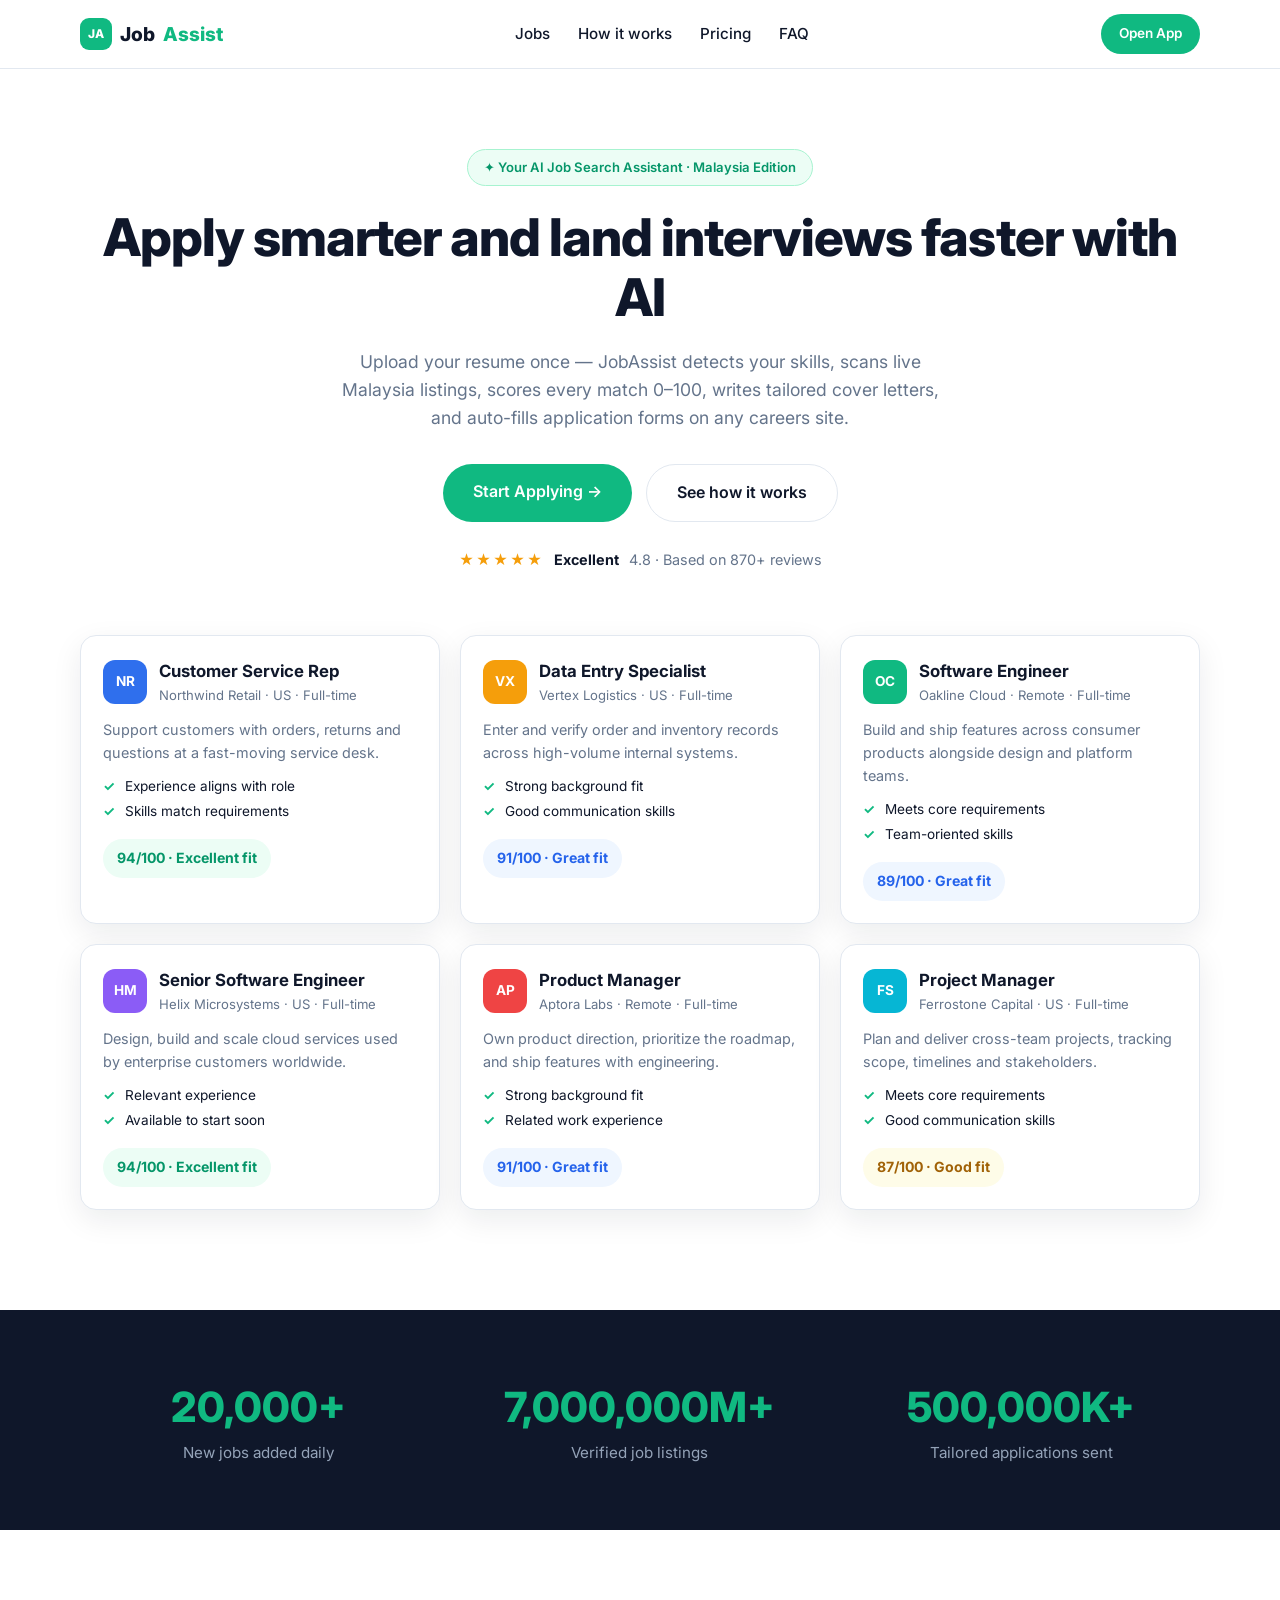
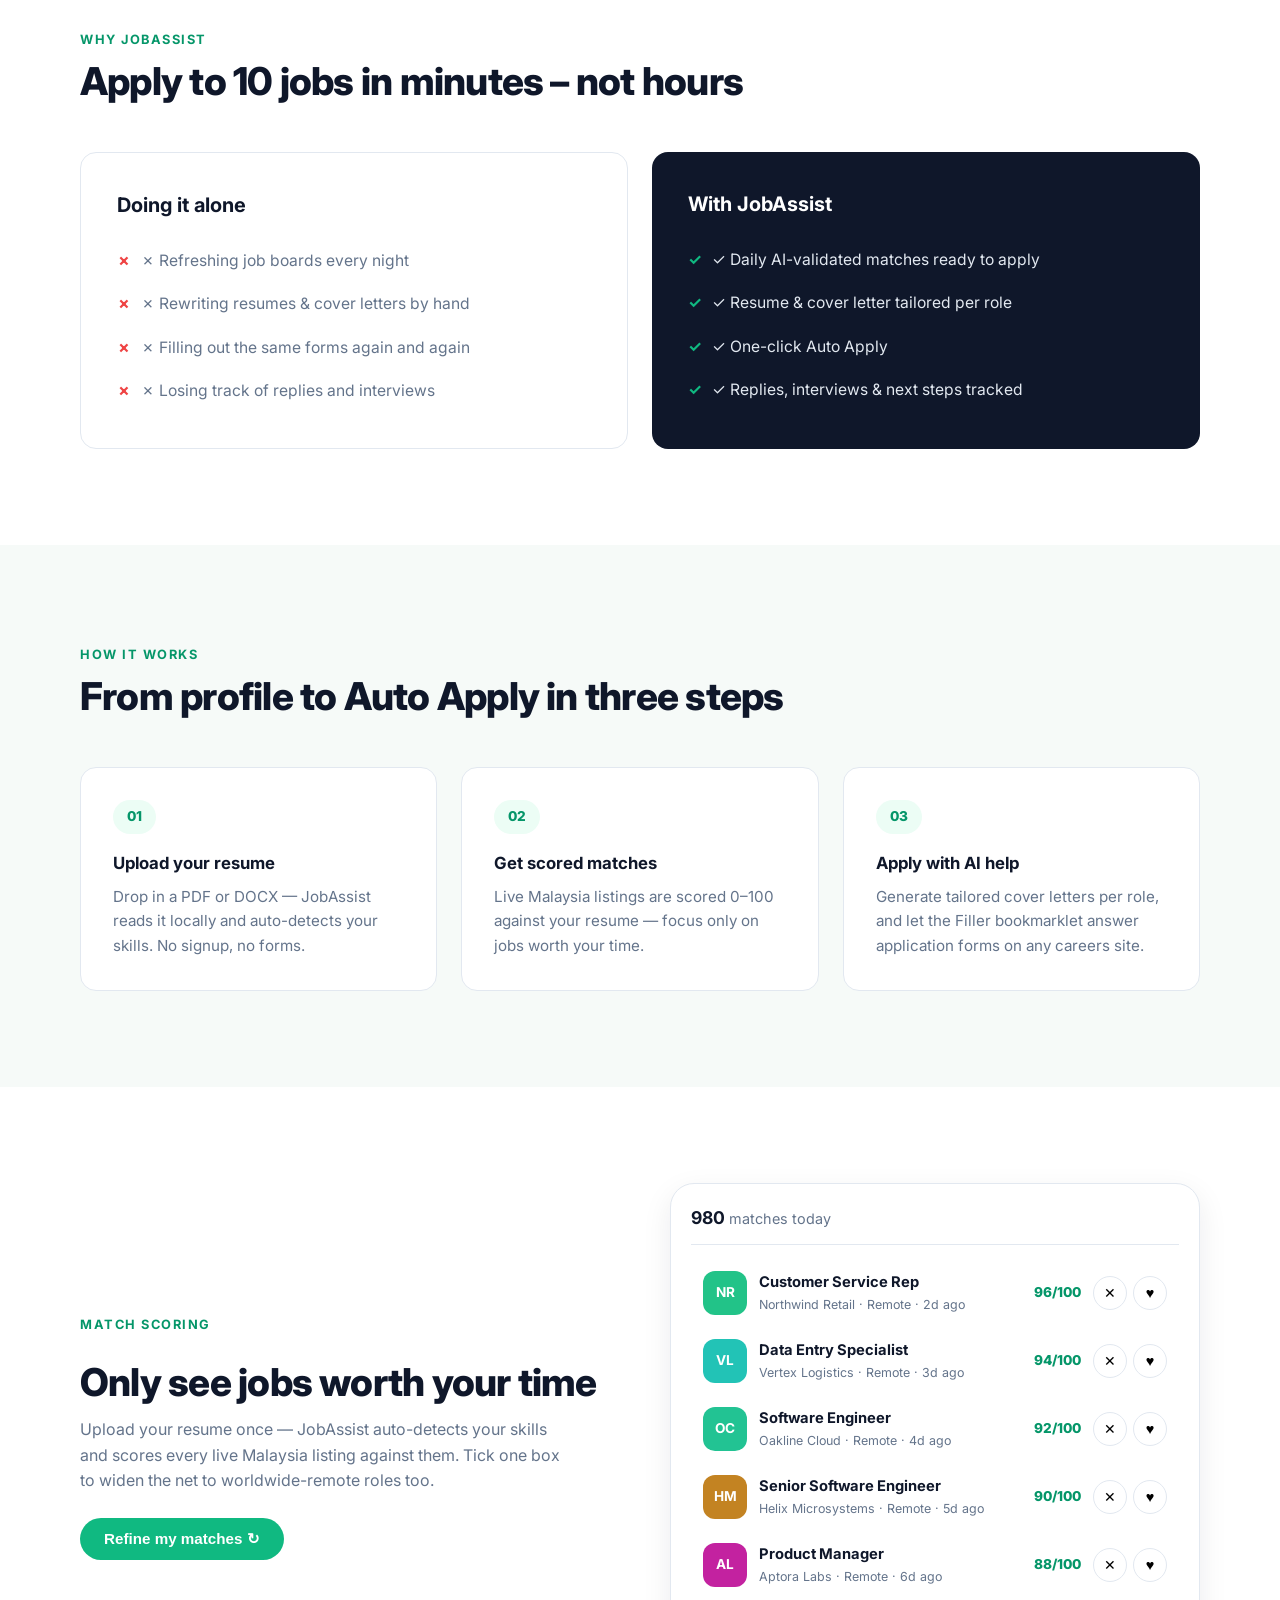
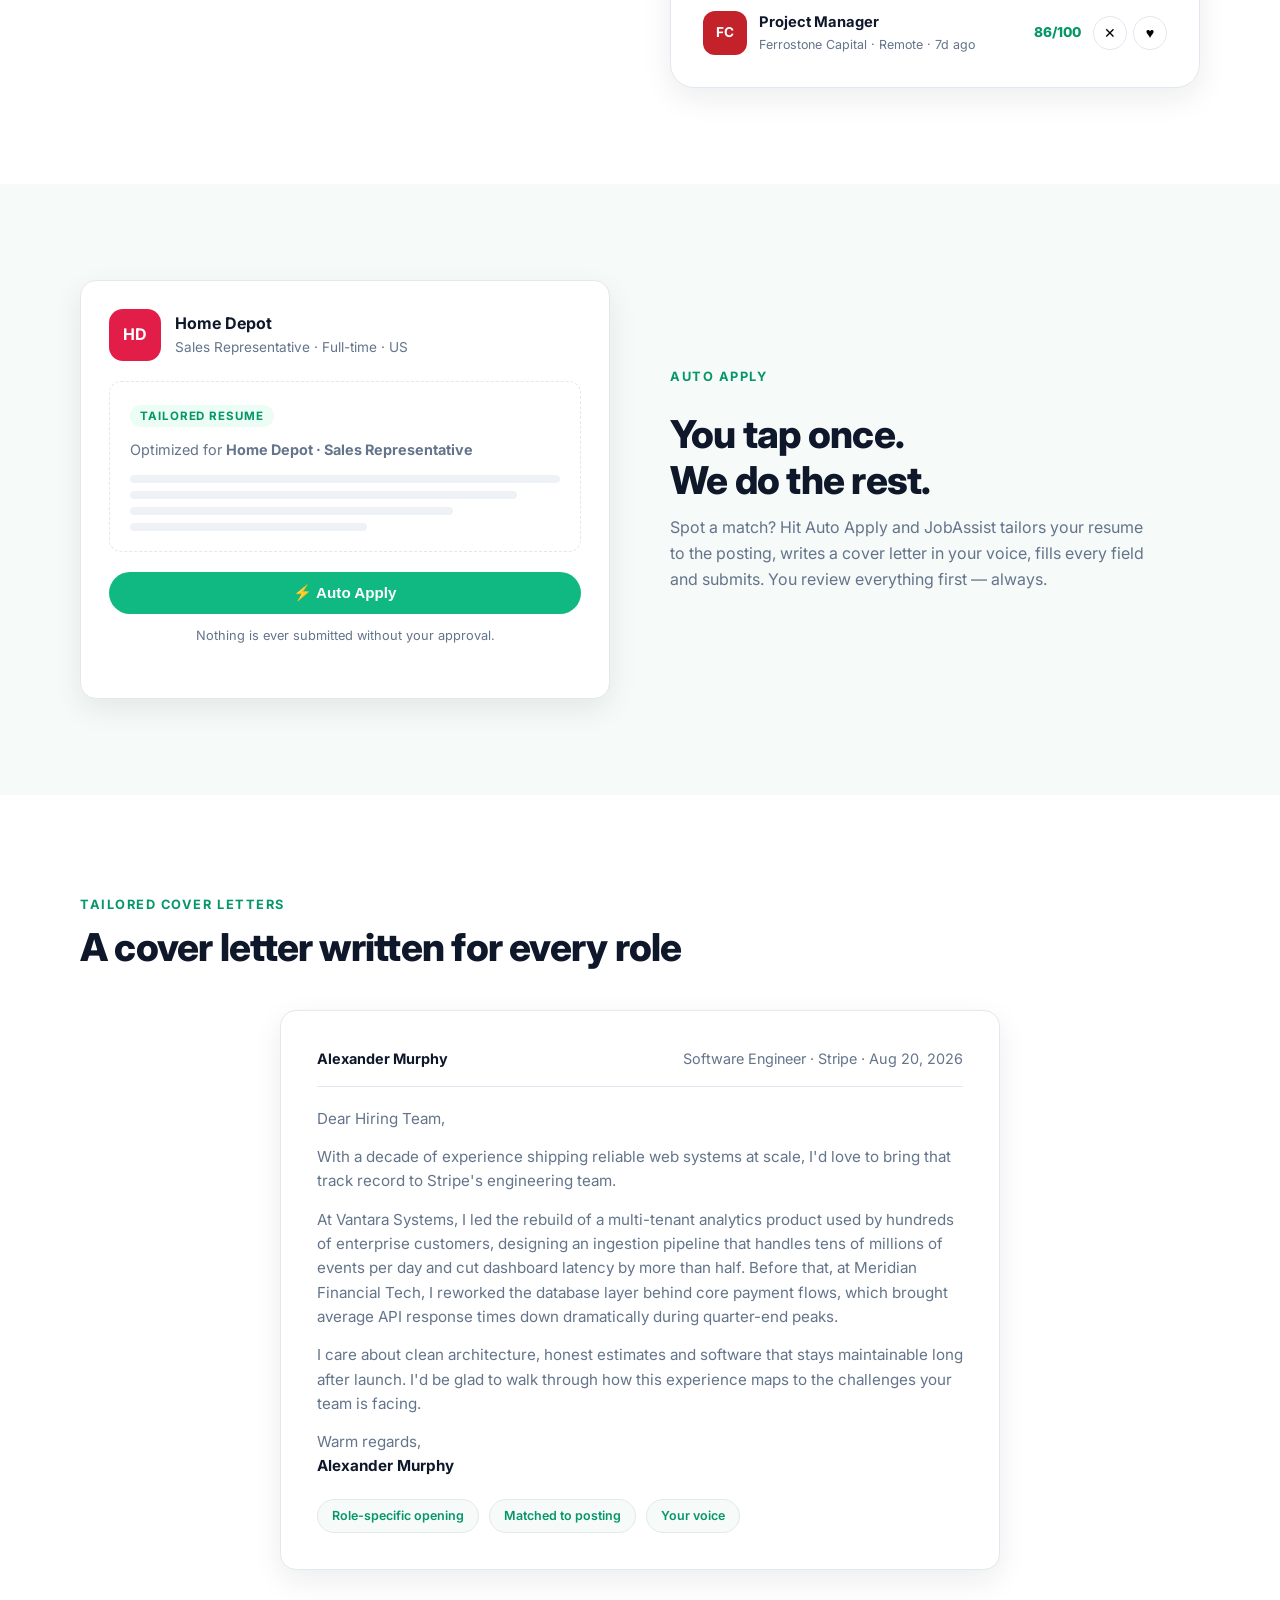
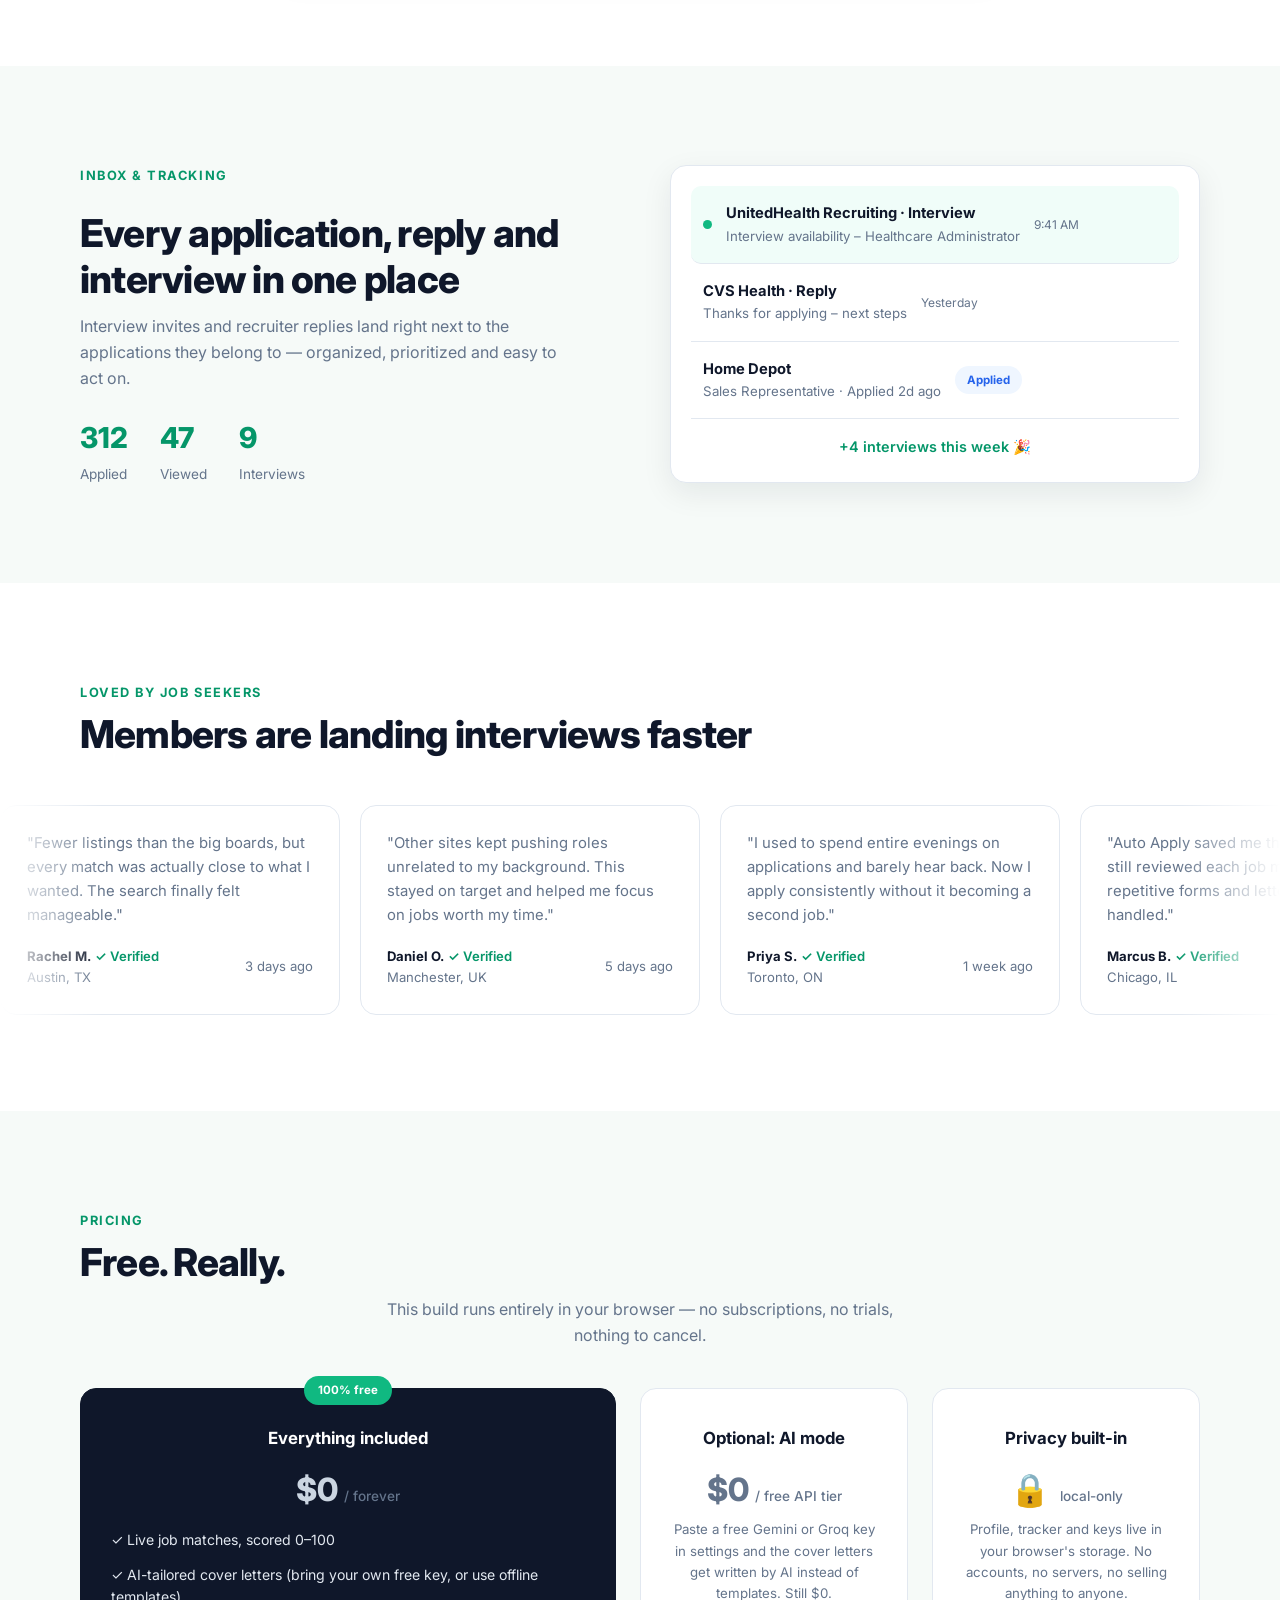
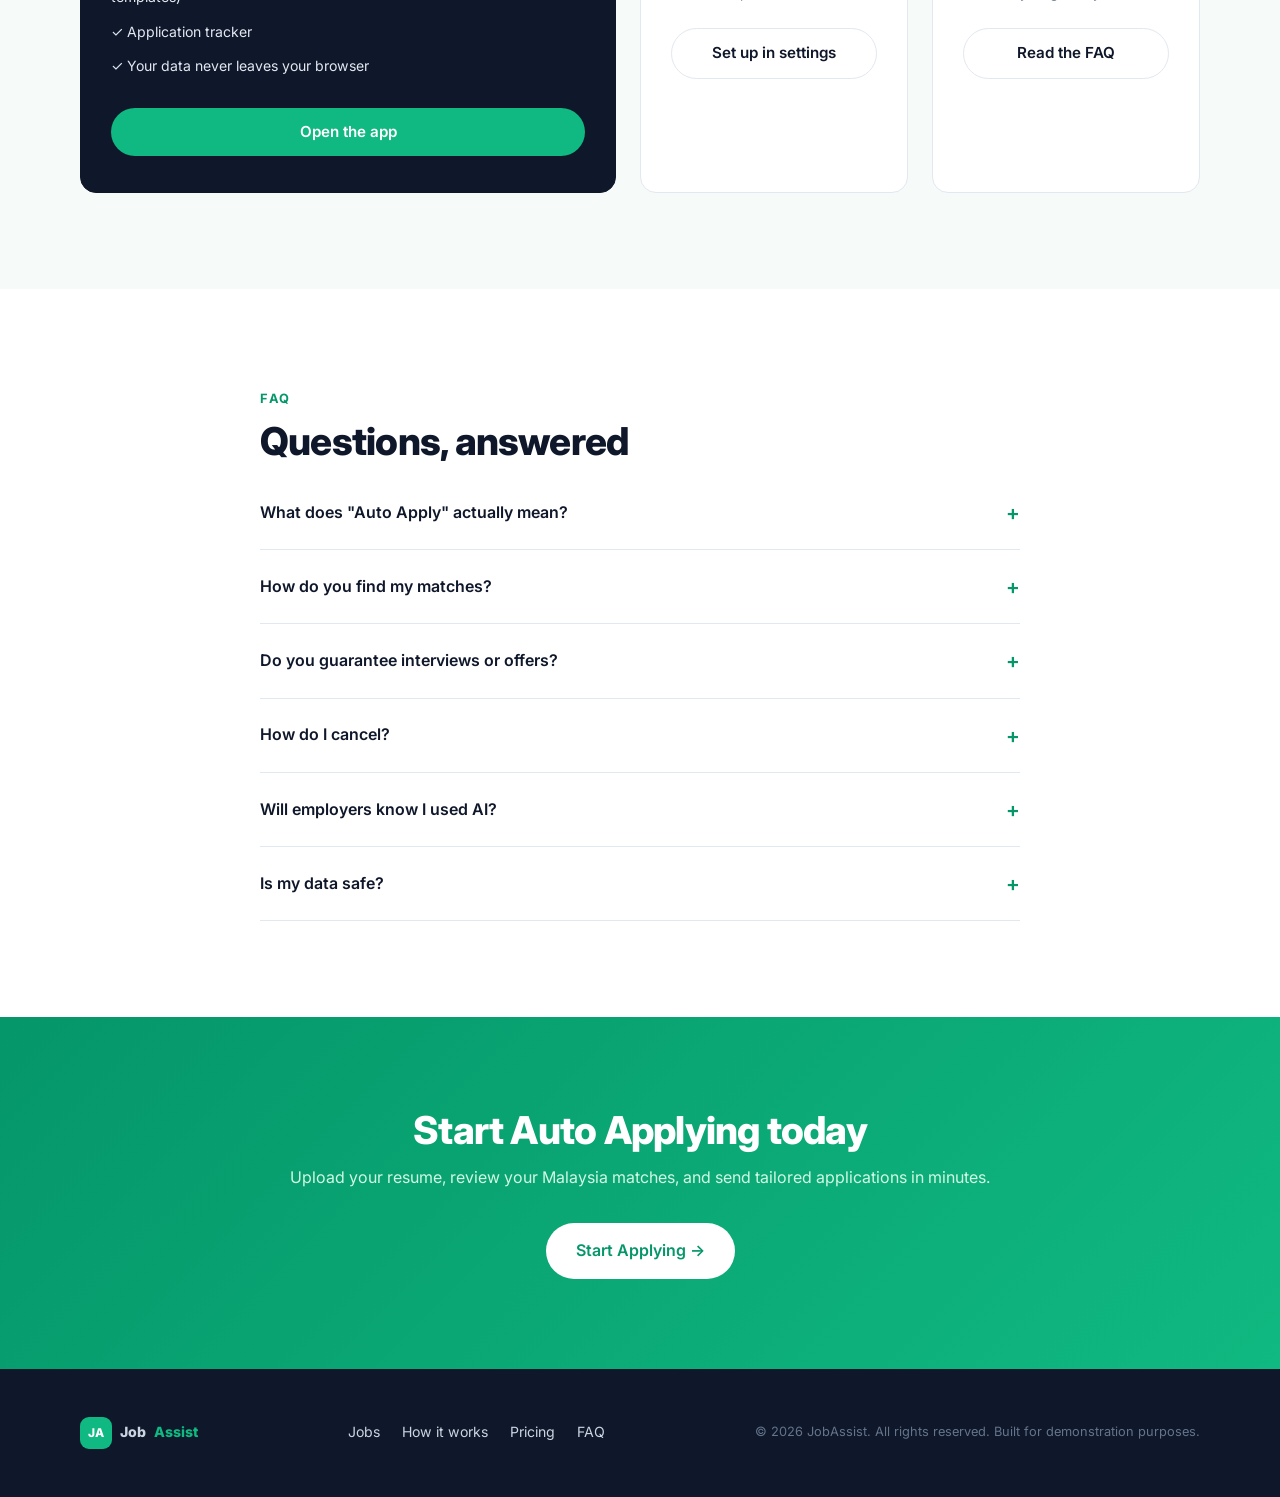
<file: index.html>
<!DOCTYPE html>
<html lang="en">
<head>
  <meta charset="UTF-8" />
  <meta name="viewport" content="width=device-width, initial-scale=1.0" />
  <title>JobAssist – Smart Job Search Platform for Faster Hiring</title>
  <meta name="description" content="Find your next job with JobAssist. Personalized job matches, AI-tailored applications, and one-click applying so you can focus on interviews." />
  <link rel="preconnect" href="https://fonts.googleapis.com" />
  <link rel="preconnect" href="https://fonts.gstatic.com" crossorigin />
  <link href="https://fonts.googleapis.com/css2?family=Inter:wght@400;500;600;700;800&display=swap" rel="stylesheet" />
  <link rel="stylesheet" href="styles.css" />
</head>
<body>

  <!-- ===== Header ===== -->
  <header class="site-header">
    <div class="container header-inner">
      <a class="logo" href="#">
        <span class="logo-mark">JA</span> Job<span class="accent">Assist</span>
      </a>
      <nav class="nav" id="nav">
        <a href="#matches">Jobs</a>
        <a href="#how">How it works</a>
        <a href="#pricing">Pricing</a>
        <a href="#faq">FAQ</a>
      </nav>
      <div class="header-actions">
        <a class="btn btn-primary btn-sm" href="app.html">Open App</a>
        <button class="menu-toggle" id="menuToggle" aria-label="Toggle menu">
          <span></span><span></span><span></span>
        </button>
      </div>
    </div>
  </header>

  <!-- ===== Hero ===== -->
  <section class="hero">
    <div class="container hero-inner">
      <span class="pill reveal">✦ Your AI Job Search Assistant · Malaysia Edition</span>
      <h1 class="reveal">Apply smarter and land interviews faster with AI</h1>
      <p class="hero-sub reveal">
        Upload your resume once — JobAssist detects your skills, scans live Malaysia
        listings, scores every match 0–100, writes tailored cover letters, and
        auto-fills application forms on any careers site.
      </p>
      <div class="hero-cta reveal">
        <a href="app.html" class="btn btn-primary btn-lg">Start Applying →</a>
        <a href="#how" class="btn btn-ghost btn-lg">See how it works</a>
      </div>
      <div class="rating reveal">
        <span class="stars">★★★★★</span>
        <strong>Excellent</strong>
        <span class="muted">4.8 · Based on 870+ reviews</span>
      </div>

      <!-- Floating job cards -->
      <div class="match-grid reveal" id="matches">
        <article class="job-card">
          <div class="job-head">
            <span class="avatar" style="--c:#2f6fed">NR</span>
            <div><h3>Customer Service Rep</h3><p>Northwind Retail · US · Full-time</p></div>
          </div>
          <p class="job-summary">Support customers with orders, returns and questions at a fast-moving service desk.</p>
          <ul class="job-points"><li>Experience aligns with role</li><li>Skills match requirements</li></ul>
          <div class="score score-high">94/100 · Excellent fit</div>
        </article>

        <article class="job-card">
          <div class="job-head">
            <span class="avatar" style="--c:#f59e0b">VX</span>
            <div><h3>Data Entry Specialist</h3><p>Vertex Logistics · US · Full-time</p></div>
          </div>
          <p class="job-summary">Enter and verify order and inventory records across high-volume internal systems.</p>
          <ul class="job-points"><li>Strong background fit</li><li>Good communication skills</li></ul>
          <div class="score score-mid">91/100 · Great fit</div>
        </article>

        <article class="job-card">
          <div class="job-head">
            <span class="avatar" style="--c:#10b981">OC</span>
            <div><h3>Software Engineer</h3><p>Oakline Cloud · Remote · Full-time</p></div>
          </div>
          <p class="job-summary">Build and ship features across consumer products alongside design and platform teams.</p>
          <ul class="job-points"><li>Meets core requirements</li><li>Team-oriented skills</li></ul>
          <div class="score score-mid">89/100 · Great fit</div>
        </article>

        <article class="job-card">
          <div class="job-head">
            <span class="avatar" style="--c:#8b5cf6">HM</span>
            <div><h3>Senior Software Engineer</h3><p>Helix Microsystems · US · Full-time</p></div>
          </div>
          <p class="job-summary">Design, build and scale cloud services used by enterprise customers worldwide.</p>
          <ul class="job-points"><li>Relevant experience</li><li>Available to start soon</li></ul>
          <div class="score score-high">94/100 · Excellent fit</div>
        </article>

        <article class="job-card">
          <div class="job-head">
            <span class="avatar" style="--c:#ef4444">AP</span>
            <div><h3>Product Manager</h3><p>Aptora Labs · Remote · Full-time</p></div>
          </div>
          <p class="job-summary">Own product direction, prioritize the roadmap, and ship features with engineering.</p>
          <ul class="job-points"><li>Strong background fit</li><li>Related work experience</li></ul>
          <div class="score score-mid">91/100 · Great fit</div>
        </article>

        <article class="job-card">
          <div class="job-head">
            <span class="avatar" style="--c:#06b6d4">FS</span>
            <div><h3>Project Manager</h3><p>Ferrostone Capital · US · Full-time</p></div>
          </div>
          <p class="job-summary">Plan and deliver cross-team projects, tracking scope, timelines and stakeholders.</p>
          <ul class="job-points"><li>Meets core requirements</li><li>Good communication skills</li></ul>
          <div class="score score-low">87/100 · Good fit</div>
        </article>
      </div>
    </div>
  </section>

  <!-- ===== Stats ===== -->
  <section class="stats">
    <div class="container stats-inner">
      <div class="stat reveal"><strong data-count="20000">0+</strong><span>New jobs added daily</span></div>
      <div class="stat reveal"><strong data-count="7000000">7M+</strong><span>Verified job listings</span></div>
      <div class="stat reveal"><strong data-count="500000">500K+</strong><span>Tailored applications sent</span></div>
    </div>
  </section>

  <!-- ===== Comparison ===== -->
  <section class="section compare">
    <div class="container">
      <p class="eyebrow reveal">Why JobAssist</p>
      <h2 class="reveal">Apply to 10 jobs in minutes – not hours</h2>
      <div class="compare-grid">
        <div class="compare-card old reveal">
          <h3>Doing it alone</h3>
          <ul>
            <li>✗ Refreshing job boards every night</li>
            <li>✗ Rewriting resumes &amp; cover letters by hand</li>
            <li>✗ Filling out the same forms again and again</li>
            <li>✗ Losing track of replies and interviews</li>
          </ul>
        </div>
        <div class="compare-card new reveal">
          <h3>With JobAssist</h3>
          <ul>
            <li>✓ Daily AI-validated matches ready to apply</li>
            <li>✓ Resume &amp; cover letter tailored per role</li>
            <li>✓ One-click Auto Apply</li>
            <li>✓ Replies, interviews &amp; next steps tracked</li>
          </ul>
        </div>
      </div>
    </div>
  </section>

  <!-- ===== How it works ===== -->
  <section class="section alt" id="how">
    <div class="container">
      <p class="eyebrow reveal">How it works</p>
      <h2 class="reveal">From profile to Auto Apply in three steps</h2>
      <div class="steps">
        <div class="step reveal">
          <span class="step-num">01</span>
          <h3>Upload your resume</h3>
          <p>Drop in a PDF or DOCX — JobAssist reads it locally and auto-detects your skills. No signup, no forms.</p>
        </div>
        <div class="step reveal">
          <span class="step-num">02</span>
          <h3>Get scored matches</h3>
          <p>Live Malaysia listings are scored 0–100 against your resume — focus only on jobs worth your time.</p>
        </div>
        <div class="step reveal">
          <span class="step-num">03</span>
          <h3>Apply with AI help</h3>
          <p>Generate tailored cover letters per role, and let the Filler bookmarklet answer application forms on any careers site.</p>
        </div>
      </div>
    </div>
  </section>

  <!-- ===== Match scoring demo ===== -->
  <section class="section">
    <div class="container split">
      <div>
        <p class="eyebrow reveal">Match scoring</p>
        <h2 class="reveal">Only see jobs worth your time</h2>
        <p class="reveal">Upload your resume once — JobAssist auto-detects your skills and scores every live Malaysia listing against them. Tick one box to widen the net to worldwide-remote roles too.</p>
        <button class="btn btn-primary reveal" id="refineBtn">Refine my matches ↻</button>
      </div>
      <div class="phone reveal">
        <div class="phone-header"><strong>980</strong> matches today</div>
        <div id="feed"></div>
      </div>
    </div>
  </section>

  <!-- ===== Auto Apply ===== -->
  <section class="section alt">
    <div class="container split reverse">
      <div class="apply-card reveal">
        <div class="apply-job">
          <span class="avatar big" style="--c:#e11d48">HD</span>
          <div><h4>Home Depot</h4><p>Sales Representative · Full-time · US</p></div>
        </div>
        <div class="resume-doc">
          <span class="doc-tag">Tailored Resume</span>
          <p>Optimized for <strong>Home Depot · Sales Representative</strong></p>
          <div class="doc-lines"><span></span><span></span><span></span><span></span></div>
        </div>
        <button class="btn btn-primary full" id="autoApplyBtn">⚡ Auto Apply</button>
        <p class="apply-note" id="applyNote">Nothing is ever submitted without your approval.</p>
      </div>
      <div>
        <p class="eyebrow reveal">Auto Apply</p>
        <h2 class="reveal">You tap once.<br />We do the rest.</h2>
        <p class="reveal">Spot a match? Hit Auto Apply and JobAssist tailors your resume to the posting, writes a cover letter in your voice, fills every field and submits. You review everything first — always.</p>
      </div>
    </div>
  </section>

  <!-- ===== Cover letter ===== -->
  <section class="section">
    <div class="container">
      <p class="eyebrow reveal">Tailored cover letters</p>
      <h2 class="reveal">A cover letter written for every role</h2>
      <div class="letter-card reveal">
        <div class="letter-head">
          <strong>Alexander Murphy</strong>
          <span>Software Engineer · Stripe · Aug 20, 2026</span>
        </div>
        <p>Dear Hiring Team,</p>
        <p>With a decade of experience shipping reliable web systems at scale, I'd love to bring that track record to Stripe's engineering team.</p>
        <p>At Vantara Systems, I led the rebuild of a multi-tenant analytics product used by hundreds of enterprise customers, designing an ingestion pipeline that handles tens of millions of events per day and cut dashboard latency by more than half. Before that, at Meridian Financial Tech, I reworked the database layer behind core payment flows, which brought average API response times down dramatically during quarter-end peaks.</p>
        <p>I care about clean architecture, honest estimates and software that stays maintainable long after launch. I'd be glad to walk through how this experience maps to the challenges your team is facing.</p>
        <p class="sign">Warm regards,<br /><strong>Alexander Murphy</strong></p>
        <div class="letter-tags">
          <span>Role-specific opening</span><span>Matched to posting</span><span>Your voice</span>
        </div>
      </div>
    </div>
  </section>

  <!-- ===== Inbox / tracking ===== -->
  <section class="section alt">
    <div class="container split">
      <div>
        <p class="eyebrow reveal">Inbox &amp; tracking</p>
        <h2 class="reveal">Every application, reply and interview in one place</h2>
        <p class="reveal">Interview invites and recruiter replies land right next to the applications they belong to — organized, prioritized and easy to act on.</p>
        <div class="mini-stats reveal">
          <div><strong>312</strong><span>Applied</span></div>
          <div><strong>47</strong><span>Viewed</span></div>
          <div><strong>9</strong><span>Interviews</span></div>
        </div>
      </div>
      <div class="inbox reveal">
        <div class="inbox-item unread">
          <span class="dot"></span>
          <div><h5>UnitedHealth Recruiting · Interview</h5><p>Interview availability – Healthcare Administrator</p></div>
          <time>9:41 AM</time>
        </div>
        <div class="inbox-item">
          <div><h5>CVS Health · Reply</h5><p>Thanks for applying – next steps</p></div>
          <time>Yesterday</time>
        </div>
        <div class="inbox-item status">
          <div><h5>Home Depot</h5><p>Sales Representative · Applied 2d ago</p></div>
          <span class="badge">Applied</span>
        </div>
        <div class="inbox-foot">+4 interviews this week 🎉</div>
      </div>
    </div>
  </section>

  <!-- ===== Testimonials ===== -->
  <section class="section">
    <div class="container">
      <p class="eyebrow reveal">Loved by job seekers</p>
      <h2 class="reveal">Members are landing interviews faster</h2>
    </div>
    <div class="marquee reveal">
      <div class="marquee-track" id="marqueeTrack"></div>
    </div>
  </section>

  <!-- ===== Pricing ===== -->
  <section class="section alt" id="pricing">
    <div class="container">
      <p class="eyebrow reveal">Pricing</p>
      <h2 class="reveal">Free. Really.</h2>
      <p class="section-sub reveal">This build runs entirely in your browser — no subscriptions, no trials, nothing to cancel.</p>
      <div class="pricing-grid single">
        <div class="price-card featured reveal">
          <span class="flag">100% free</span>
          <h3>Everything included</h3>
          <p class="price">$0 <span>/ forever</span></p>
          <ul class="free-list">
            <li>✓ Live job matches, scored 0–100</li>
            <li>✓ AI-tailored cover letters (bring your own free key, or use offline templates)</li>
            <li>✓ Application tracker</li>
            <li>✓ Your data never leaves your browser</li>
          </ul>
          <a href="app.html" class="btn btn-primary full">Open the app</a>
        </div>
        <div class="price-card reveal">
          <h3>Optional: AI mode</h3>
          <p class="price">$0 <span>/ free API tier</span></p>
          <p class="price-note">Paste a free Gemini or Groq key in settings and the cover letters get written by AI instead of templates. Still $0.</p>
          <a href="app.html" class="btn btn-ghost full">Set up in settings</a>
        </div>
        <div class="price-card reveal">
          <h3>Privacy built-in</h3>
          <p class="price">🔒 <span>&nbsp;local-only</span></p>
          <p class="price-note">Profile, tracker and keys live in your browser's storage. No accounts, no servers, no selling anything to anyone.</p>
          <a href="#faq" class="btn btn-ghost full">Read the FAQ</a>
        </div>
      </div>
    </div>
  </section>

  <!-- ===== FAQ ===== -->
  <section class="section" id="faq">
    <div class="container narrow">
      <p class="eyebrow reveal">FAQ</p>
      <h2 class="reveal">Questions, answered</h2>
      <div class="faq-list reveal">
        <details>
          <summary>What does "Auto Apply" actually mean?</summary>
          <p>Auto Apply is a one-click action. Pick a role you like, click Auto Apply, and we fill out the application and attach a cover letter tailored to that job using your resume. You choose every job — nothing is ever sent without your approval.</p>
        </details>
        <details>
          <summary>How do you find my matches?</summary>
          <p>We scan millions of verified listings daily. Our AI compares your role, experience, skills and preferences against each job's actual requirements and shows you the best-fit roles first.</p>
        </details>
        <details>
          <summary>Do you guarantee interviews or offers?</summary>
          <p>No tool can guarantee an employer's response. What we guarantee is that every application you send is real, tailored and matched to your profile. Many users see activity within the first couple of weeks, though results vary by market and role.</p>
        </details>
        <details>
          <summary>How do I cancel?</summary>
          <p>Cancelling takes under a minute from your account — no phone calls, no retention screens. You keep full access until the end of your billing period and won't be charged again.</p>
        </details>
        <details>
          <summary>Will employers know I used AI?</summary>
          <p>No — employers see a normal, professionally written application. Your cover letter is built around your own experience and your resume stays yours.</p>
        </details>
        <details>
          <summary>Is my data safe?</summary>
          <p>Yes. Your data is encrypted in transit and at rest, never sold, and used only to power matching and applications. Delete anything — or everything — anytime from settings.</p>
        </details>
      </div>
    </div>
  </section>

  <!-- ===== Final CTA ===== -->
  <section class="final-cta">
    <div class="container">
      <h2 class="reveal">Start Auto Applying today</h2>
      <p class="reveal">Upload your resume, review your Malaysia matches, and send tailored applications in minutes.</p>
      <a href="app.html" class="btn btn-light btn-lg reveal">Start Applying →</a>
    </div>
  </section>

  <!-- ===== Footer ===== -->
  <footer class="footer">
    <div class="container footer-inner">
      <a class="logo" href="#"><span class="logo-mark">JA</span> Job<span class="accent">Assist</span></a>
      <nav>
        <a href="#matches">Jobs</a>
        <a href="#how">How it works</a>
        <a href="#pricing">Pricing</a>
        <a href="#faq">FAQ</a>
      </nav>
      <p>© 2026 JobAssist. All rights reserved. Built for demonstration purposes.</p>
    </div>
  </footer>

  <script src="script.js"></script>
</body>
</html>
</file>
<file: styles.css>
/* ===== Base ===== */
:root {
  --green: #10b981;
  --green-dark: #059669;
  --ink: #0f172a;
  --muted: #64748b;
  --bg: #ffffff;
  --alt: #f6faf8;
  --border: #e2e8f0;
  --radius: 16px;
  --shadow: 0 10px 30px rgba(15, 23, 42, 0.08);
}

* { margin: 0; padding: 0; box-sizing: border-box; }
html { scroll-behavior: smooth; }
body {
  font-family: "Inter", system-ui, -apple-system, sans-serif;
  color: var(--ink);
  background: var(--bg);
  line-height: 1.6;
  overflow-x: hidden;
}
.container { width: min(1120px, 92%); margin: 0 auto; }
.container.narrow { width: min(760px, 92%); }

h1 { font-size: clamp(2rem, 5vw, 3.25rem); font-weight: 800; line-height: 1.15; letter-spacing: -0.02em; }
h2 { font-size: clamp(1.6rem, 3.5vw, 2.4rem); font-weight: 800; line-height: 1.2; letter-spacing: -0.02em; margin-bottom: 0.75rem; }
h3 { font-size: 1.05rem; font-weight: 700; }
p { color: var(--muted); }

.accent { color: var(--green); }
.muted { color: var(--muted); }
.section { padding: 96px 0; }
.section.alt { background: var(--alt); }
.section-sub { max-width: 560px; margin: 0 auto 40px; text-align: center; }
.eyebrow {
  display: inline-block;
  color: var(--green-dark);
  font-weight: 700;
  font-size: 0.8rem;
  text-transform: uppercase;
  letter-spacing: 0.12em;
  margin-bottom: 8px;
}
.center h2, .center p, .center .eyebrow { text-align: center; display: block; }

/* ===== Buttons ===== */
.btn {
  display: inline-block;
  padding: 12px 24px;
  border-radius: 999px;
  font-weight: 600;
  font-size: 0.95rem;
  text-decoration: none;
  border: none;
  cursor: pointer;
  transition: transform 0.15s ease, box-shadow 0.15s ease, background 0.15s ease;
}
.btn:hover { transform: translateY(-2px); box-shadow: var(--shadow); }
.btn-primary { background: var(--green); color: #fff; }
.btn-primary:hover { background: var(--green-dark); }
.btn-ghost { background: transparent; color: var(--ink); border: 1px solid var(--border); }
.btn-ghost:hover { border-color: var(--ink); }
.btn-light { background: #fff; color: var(--green-dark); }
.btn-lg { padding: 15px 30px; font-size: 1rem; }
.btn-sm { padding: 9px 18px; font-size: 0.85rem; }
.full { display: block; width: 100%; text-align: center; }

/* ===== Header ===== */
.site-header {
  position: sticky;
  top: 0;
  z-index: 100;
  background: rgba(255, 255, 255, 0.85);
  backdrop-filter: blur(12px);
  border-bottom: 1px solid var(--border);
}
.header-inner { display: flex; align-items: center; justify-content: space-between; height: 68px; gap: 16px; }
.logo { font-weight: 800; font-size: 1.2rem; color: var(--ink); text-decoration: none; display: flex; align-items: center; gap: 8px; }
.logo-mark {
  background: var(--green);
  color: #fff;
  width: 32px; height: 32px;
  border-radius: 9px;
  display: inline-flex; align-items: center; justify-content: center;
  font-size: 0.75rem; font-weight: 800;
}
.nav { display: flex; gap: 28px; }
.nav a { color: var(--ink); text-decoration: none; font-weight: 500; font-size: 0.95rem; }
.nav a:hover { color: var(--green-dark); }
.header-actions { display: flex; align-items: center; gap: 12px; }
.menu-toggle { display: none; flex-direction: column; gap: 5px; background: none; border: none; cursor: pointer; padding: 6px; }
.menu-toggle span { width: 22px; height: 2px; background: var(--ink); border-radius: 2px; transition: 0.2s; }

/* ===== Hero ===== */
.hero { padding: 80px 0 100px; text-align: center; position: relative; }
.pill {
  display: inline-block;
  background: #ecfdf5;
  color: var(--green-dark);
  border: 1px solid #a7f3d0;
  padding: 7px 16px;
  border-radius: 999px;
  font-size: 0.82rem;
  font-weight: 600;
  margin-bottom: 22px;
}
.hero-sub { max-width: 620px; margin: 20px auto 32px; font-size: 1.1rem; }
.hero-cta { display: flex; gap: 14px; justify-content: center; flex-wrap: wrap; }
.rating { margin-top: 26px; display: flex; gap: 10px; align-items: center; justify-content: center; font-size: 0.9rem; }
.stars { color: #f59e0b; letter-spacing: 2px; }

/* Job match grid */
.match-grid {
  margin-top: 64px;
  display: grid;
  grid-template-columns: repeat(auto-fit, minmax(300px, 1fr));
  gap: 20px;
  text-align: left;
}
.job-card {
  background: #fff;
  border: 1px solid var(--border);
  border-radius: var(--radius);
  padding: 22px;
  box-shadow: var(--shadow);
  transition: transform 0.2s ease;
  animation: floaty 6s ease-in-out infinite;
}
.job-card:nth-child(2n) { animation-delay: -3s; }
@keyframes floaty { 0%, 100% { transform: translateY(0); } 50% { transform: translateY(-8px); } }
.job-head { display: flex; gap: 12px; align-items: center; margin-bottom: 12px; }
.job-head p { font-size: 0.82rem; }
.avatar {
  --c: var(--green);
  width: 44px; height: 44px;
  border-radius: 12px;
  background: var(--c);
  color: #fff;
  display: inline-flex; align-items: center; justify-content: center;
  font-weight: 700; font-size: 0.85rem;
  flex-shrink: 0;
}
.avatar.big { width: 52px; height: 52px; font-size: 1rem; border-radius: 14px; }
.job-summary { font-size: 0.9rem; margin-bottom: 12px; }
.job-points { list-style: none; margin-bottom: 16px; }
.job-points li { font-size: 0.85rem; padding-left: 22px; position: relative; margin-bottom: 4px; }
.job-points li::before { content: "✓"; position: absolute; left: 0; color: var(--green); font-weight: 700; }
.score { font-weight: 700; font-size: 0.88rem; padding: 8px 14px; border-radius: 999px; display: inline-block; }
.score-high { background: #ecfdf5; color: var(--green-dark); }
.score-mid { background: #eff6ff; color: #2563eb; }
.score-low { background: #fefce8; color: #a16207; }

/* ===== Stats ===== */
.stats { background: var(--ink); color: #fff; padding: 64px 0; }
.stats-inner { display: grid; grid-template-columns: repeat(3, 1fr); gap: 24px; text-align: center; }
.stat strong { display: block; font-size: clamp(1.8rem, 4vw, 2.6rem); font-weight: 800; color: var(--green); }
.stat span { color: #94a3b8; font-size: 0.95rem; }

/* ===== Compare ===== */
.compare-grid { display: grid; grid-template-columns: 1fr 1fr; gap: 24px; margin-top: 48px; }
.compare-card { border-radius: var(--radius); padding: 36px; }
.compare-card.old { background: #fff; border: 1px solid var(--border); }
.compare-card.new { background: var(--ink); color: #fff; }
.compare-card h3 { margin-bottom: 18px; font-size: 1.25rem; }
.compare-card ul { list-style: none; }
.compare-card li { padding: 9px 0; font-size: 0.98rem; }
.compare-card.new li { color: #cbd5e1; }
.compare-card.new li::first-letter,
.compare-card.new li { color: inherit; }
.compare-card.new li { color: #e2e8f0; }
.compare-card.old li { color: var(--muted); }
.compare-card.old li::before, .compare-card.new li::before { font-weight: 700; margin-right: 10px; }
.compare-card.old li::before { content: "✗"; color: #ef4444; }
.compare-card.new li::before { content: "✓"; color: var(--green); }

/* ===== Steps ===== */
.steps { display: grid; grid-template-columns: repeat(3, 1fr); gap: 24px; margin-top: 48px; }
.step { background: #fff; border: 1px solid var(--border); border-radius: var(--radius); padding: 32px; }
.step-num {
  font-size: 0.85rem; font-weight: 800;
  color: var(--green-dark);
  background: #ecfdf5;
  border-radius: 999px;
  padding: 6px 14px;
  display: inline-block;
  margin-bottom: 16px;
}
.step p { font-size: 0.95rem; margin-top: 8px; }

/* ===== Split layout ===== */
.split { display: grid; grid-template-columns: 1fr 1fr; gap: 60px; align-items: center; }
.split > div > p { margin-bottom: 24px; max-width: 480px; }

/* Phone mockup */
.phone { background: #fff; border: 1px solid var(--border); border-radius: 24px; padding: 20px; box-shadow: var(--shadow); }
.phone-header { font-size: 0.9rem; color: var(--muted); margin-bottom: 14px; padding-bottom: 12px; border-bottom: 1px solid var(--border); }
.phone-header strong { color: var(--ink); font-size: 1.1rem; }
.feed-item {
  display: flex; align-items: center; gap: 12px;
  padding: 12px; border-radius: 12px;
  transition: background 0.2s, opacity 0.3s, transform 0.3s;
}
.feed-item:hover { background: var(--alt); }
.feed-item.removing { opacity: 0; transform: translateX(-30px); }
.feed-info { flex: 1; }
.feed-info h5 { font-size: 0.92rem; }
.feed-info p { font-size: 0.78rem; }
.feed-score { font-weight: 800; font-size: 0.85rem; color: var(--green-dark); }
.feed-actions { display: flex; gap: 6px; }
.icon-btn {
  width: 34px; height: 34px; border-radius: 50%;
  border: 1px solid var(--border); background: #fff;
  cursor: pointer; font-size: 0.9rem;
  transition: 0.15s;
}
.icon-btn:hover { transform: scale(1.1); }
.icon-btn.like:hover { background: #ecfdf5; border-color: var(--green); }
.icon-btn.dislike:hover { background: #fef2f2; border-color: #ef4444; }

/* Auto apply card */
.apply-card {
  background: #fff; border: 1px solid var(--border);
  border-radius: var(--radius); padding: 28px; box-shadow: var(--shadow);
}
.apply-job { display: flex; gap: 14px; align-items: center; margin-bottom: 20px; }
.apply-job p { font-size: 0.85rem; }
.resume-doc { border: 1px dashed var(--border); border-radius: 12px; padding: 20px; margin-bottom: 20px; }
.doc-tag { font-size: 0.72rem; font-weight: 700; text-transform: uppercase; letter-spacing: 0.08em; color: var(--green-dark); background: #ecfdf5; padding: 4px 10px; border-radius: 999px; }
.resume-doc p { font-size: 0.9rem; margin: 10px 0 14px; }
.doc-lines { display: grid; gap: 8px; }
.doc-lines span { height: 8px; border-radius: 4px; background: #eef2f7; display: block; }
.doc-lines span:nth-child(2) { width: 90%; }
.doc-lines span:nth-child(3) { width: 75%; }
.doc-lines span:nth-child(4) { width: 55%; }
.apply-note { font-size: 0.8rem; text-align: center; margin-top: 12px; transition: color 0.3s; }
.apply-note.done { color: var(--green-dark); font-weight: 600; }

/* ===== Letter ===== */
.letter-card {
  max-width: 720px; margin: 40px auto 0;
  background: #fff; border: 1px solid var(--border);
  border-radius: var(--radius); padding: 36px;
  box-shadow: var(--shadow);
}
.letter-head { display: flex; justify-content: space-between; flex-wrap: wrap; gap: 6px; margin-bottom: 20px; padding-bottom: 16px; border-bottom: 1px solid var(--border); font-size: 0.9rem; }
.letter-head span { color: var(--muted); }
.letter-card p { margin-bottom: 14px; font-size: 0.95rem; }
.sign strong { color: var(--ink); }
.letter-tags { display: flex; gap: 10px; flex-wrap: wrap; margin-top: 20px; }
.letter-tags span { font-size: 0.78rem; font-weight: 600; background: var(--alt); border: 1px solid var(--border); border-radius: 999px; padding: 6px 14px; color: var(--green-dark); }

/* ===== Inbox ===== */
.mini-stats { display: flex; gap: 32px; }
.mini-stats div { text-align: left; }
.mini-stats strong { display: block; font-size: 1.8rem; font-weight: 800; color: var(--green-dark); }
.mini-stats span { font-size: 0.85rem; color: var(--muted); }
.inbox { background: #fff; border: 1px solid var(--border); border-radius: var(--radius); padding: 20px; box-shadow: var(--shadow); }
.inbox-item { display: flex; align-items: center; gap: 14px; padding: 16px 12px; border-bottom: 1px solid var(--border); }
.inbox-item.unread { background: #f0fdf9; border-radius: 10px; }
.inbox-item h5 { font-size: 0.92rem; }
.inbox-item p { font-size: 0.83rem; }
.inbox-item time { font-size: 0.75rem; color: var(--muted); white-space: nowrap; }
.dot { width: 9px; height: 9px; background: var(--green); border-radius: 50%; flex-shrink: 0; }
.badge { font-size: 0.72rem; font-weight: 700; background: #eff6ff; color: #2563eb; padding: 5px 12px; border-radius: 999px; white-space: nowrap; }
.inbox-foot { text-align: center; padding: 16px 0 4px; font-weight: 600; font-size: 0.9rem; color: var(--green-dark); }

/* ===== Testimonials marquee ===== */
.marquee { overflow: hidden; margin-top: 48px; -webkit-mask-image: linear-gradient(90deg, transparent, #000 8%, #000 92%, transparent); mask-image: linear-gradient(90deg, transparent, #000 8%, #000 92%, transparent); }
.marquee-track { display: flex; gap: 20px; width: max-content; animation: scroll 60s linear infinite; }
.marquee:hover .marquee-track { animation-play-state: paused; }
@keyframes scroll { from { transform: translateX(0); } to { transform: translateX(-50%); } }
.t-card {
  width: 340px; flex-shrink: 0;
  background: #fff; border: 1px solid var(--border);
  border-radius: var(--radius); padding: 26px;
}
.t-card blockquote { font-size: 0.93rem; color: var(--muted); margin-bottom: 18px; }
.t-meta { display: flex; justify-content: space-between; align-items: center; font-size: 0.82rem; }
.t-name { font-weight: 700; }
.t-verified { color: var(--green-dark); font-weight: 600; }
.t-loc { color: var(--muted); }

/* ===== Pricing ===== */
.pricing-grid { display: grid; grid-template-columns: repeat(3, 1fr); gap: 24px; margin-top: 24px; }
.price-card {
  background: #fff; border: 1px solid var(--border);
  border-radius: var(--radius); padding: 36px 30px;
  position: relative; text-align: center;
  transition: transform 0.2s;
}
.price-card:hover { transform: translateY(-4px); }
.price-card.featured { background: var(--ink); color: #fff; border-color: var(--ink); }
.price-card.featured p { color: #cbd5e1; }
.flag {
  position: absolute; top: -13px; left: 50%; transform: translateX(-50%);
  background: var(--green); color: #fff;
  font-size: 0.72rem; font-weight: 700;
  padding: 5px 14px; border-radius: 999px; white-space: nowrap;
}
.price { font-size: 2rem; font-weight: 800; margin: 12px 0 4px; }
.price span { font-size: 0.85rem; font-weight: 500; color: var(--muted); }
.price-note { font-size: 0.83rem; margin-bottom: 24px; min-height: 40px; }

.pricing-grid.single { grid-template-columns: 2fr 1fr 1fr; align-items: stretch; }
.free-list { list-style: none; text-align: left; margin-bottom: 24px; }
.free-list li { font-size: 0.88rem; padding: 6px 0; color: #e2e8f0; }
.price-card.featured .free-list { margin-top: 8px; }

/* ===== FAQ ===== */
.faq-list details { border-bottom: 1px solid var(--border); }
.faq-list summary {
  list-style: none; cursor: pointer;
  font-weight: 600; font-size: 1rem;
  padding: 20px 0;
  display: flex; justify-content: space-between; align-items: center;
}
.faq-list summary::-webkit-details-marker { display: none; }
.faq-list summary::after { content: "+"; font-size: 1.3rem; color: var(--green-dark); transition: transform 0.2s; }
.faq-list details[open] summary::after { transform: rotate(45deg); }
.faq-list details p { padding-bottom: 20px; font-size: 0.93rem; }

/* ===== Final CTA & footer ===== */
.final-cta {
  background: linear-gradient(135deg, var(--green-dark), var(--green));
  color: #fff; text-align: center; padding: 90px 0;
}
.final-cta h2 { color: #fff; }
.final-cta p { color: #d1fae5; margin: 12px 0 32px; }
.footer { background: var(--ink); color: #94a3b8; padding: 48px 0; }
.footer-inner { display: flex; justify-content: space-between; align-items: center; flex-wrap: wrap; gap: 20px; }
.footer nav { display: flex; gap: 22px; }
.footer a { color: #cbd5e1; text-decoration: none; font-size: 0.88rem; }
.footer a:hover { color: #fff; }
.footer-inner p { font-size: 0.8rem; }

/* ===== Reveal animation ===== */
.reveal { opacity: 0; transform: translateY(24px); transition: opacity 0.6s ease, transform 0.6s ease; }
.reveal.visible { opacity: 1; transform: none; }

/* ===== Responsive ===== */
@media (max-width: 900px) {
  .compare-grid, .split, .steps, .pricing-grid, .pricing-grid.single { grid-template-columns: 1fr; }
  .stats-inner { grid-template-columns: 1fr; gap: 32px; }
  .section { padding: 64px 0; }
  .nav {
    display: none;
    position: absolute; top: 68px; left: 0; right: 0;
    background: #fff; flex-direction: column;
    padding: 24px; gap: 16px;
    border-bottom: 1px solid var(--border);
    box-shadow: var(--shadow);
  }
  .nav.open { display: flex; }
  .menu-toggle { display: flex; }
  .footer-inner { flex-direction: column; text-align: center; }
}
</file>
